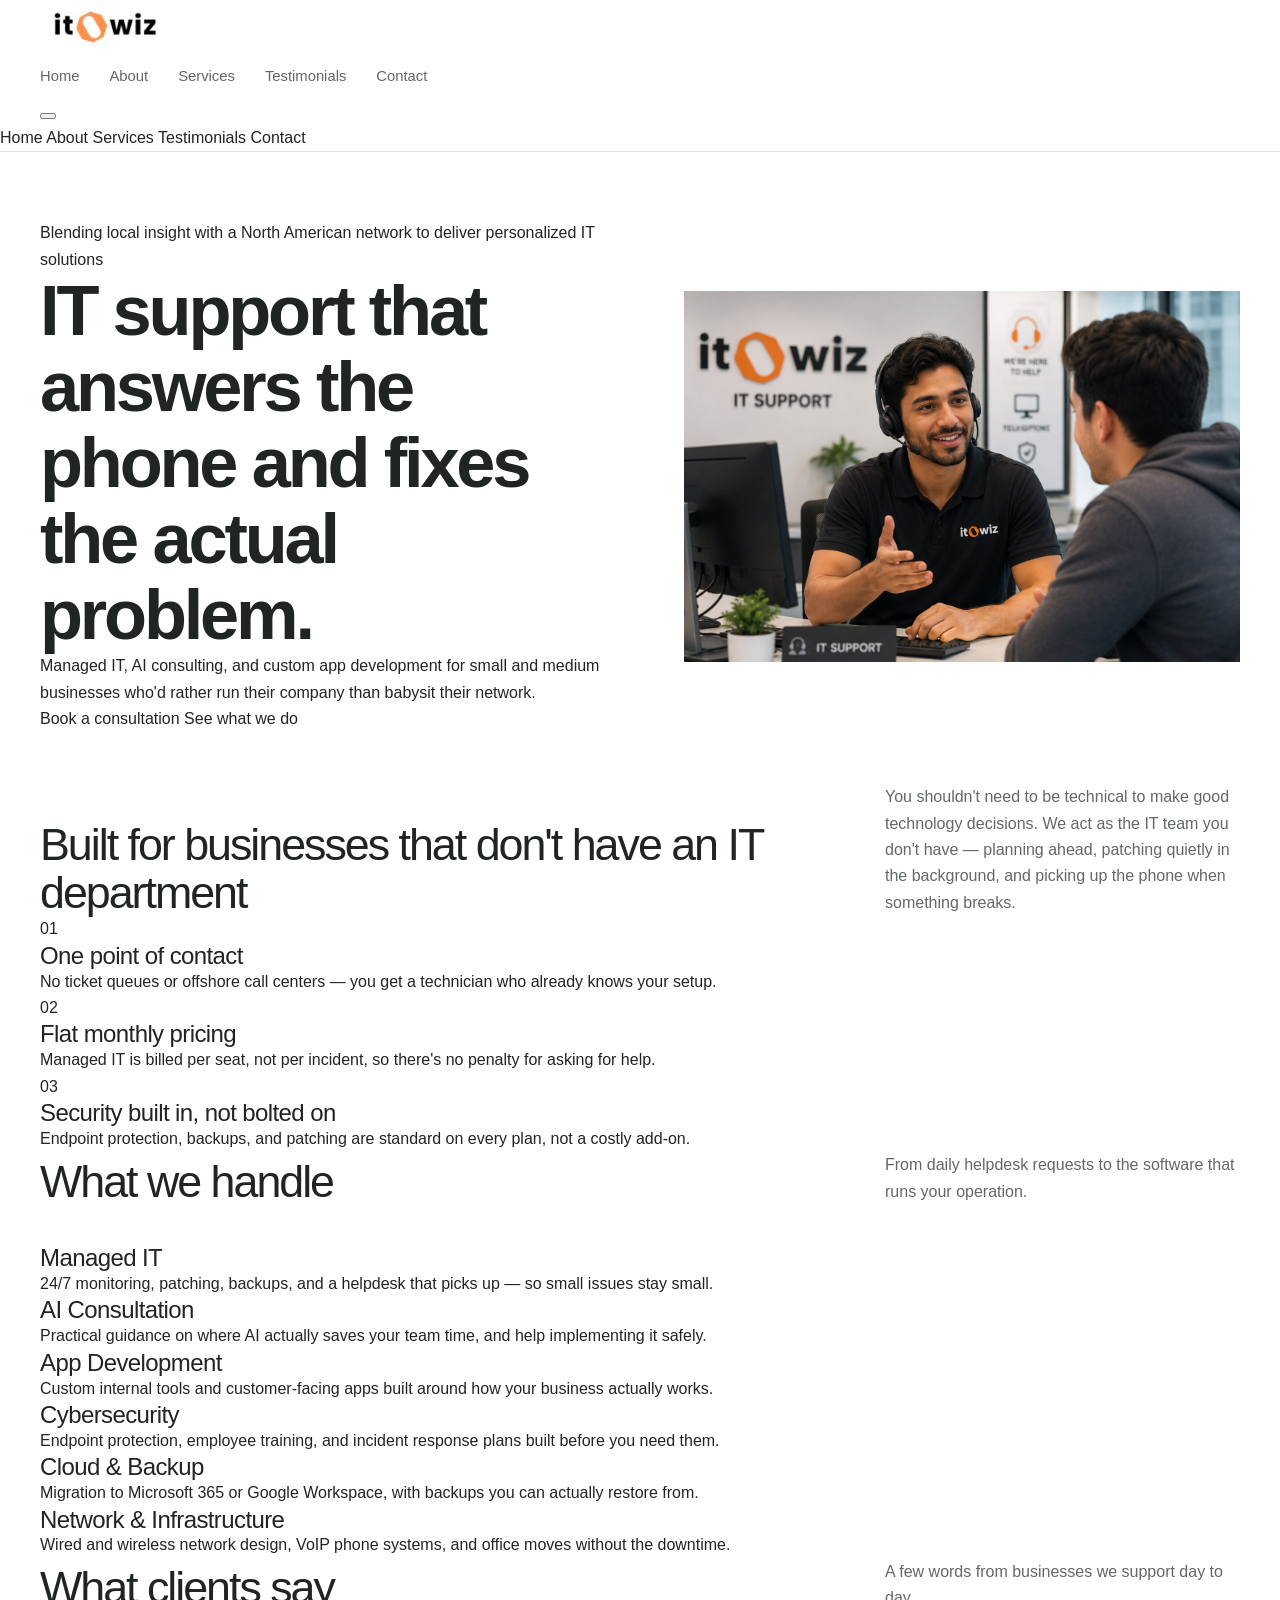
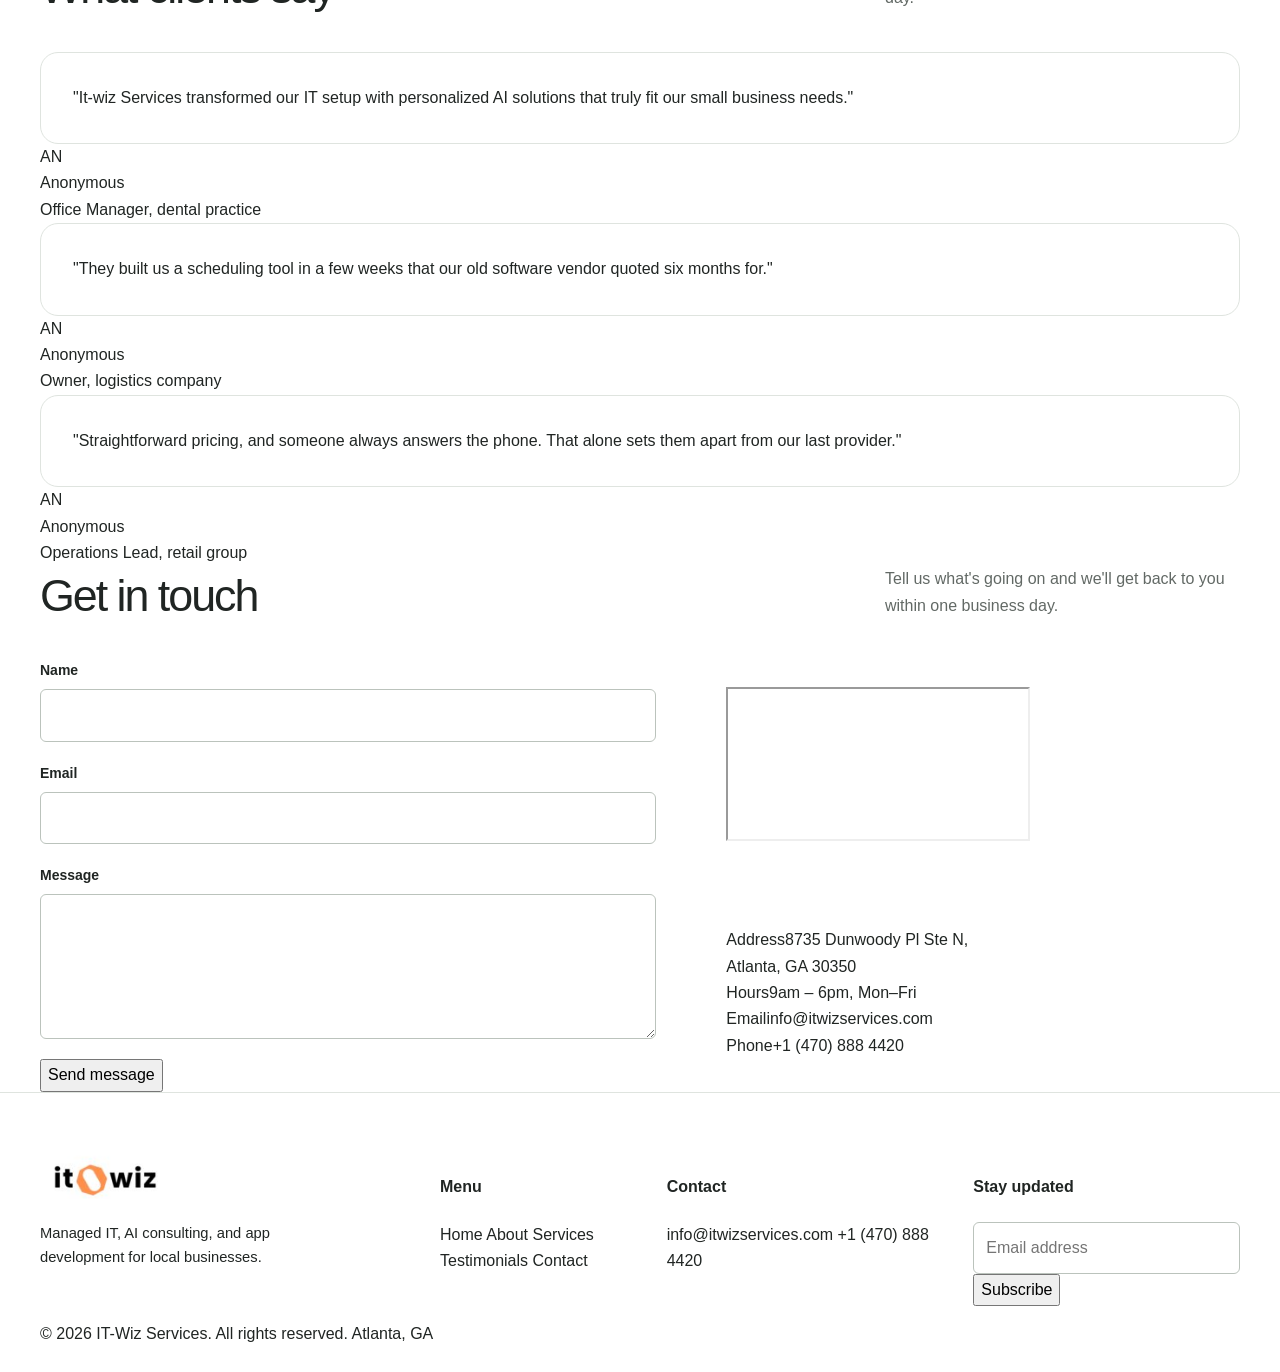
<file: index.html>
<!DOCTYPE html>
<html lang="en">
<head>
<meta charset="UTF-8" />
<meta name="viewport" content="width=device-width, initial-scale=1.0" />
<title>IT-Wiz Services</title>
<meta name="description" content="Managed IT, AI consultation, and app development for small and medium businesses in Atlanta." />
<link rel="icon" type="image/jpeg" href="images/it-wiz_logo.jpg">
<link rel="preconnect" href="https://fonts.googleapis.com">
<link rel="preconnect" href="https://fonts.gstatic.com" crossorigin>
<link href="https://fonts.googleapis.com/css2?family=Space+Grotesk:wght@400;500;600;700&family=Inter:wght@400;500;600&display=swap" rel="stylesheet">
<link rel="stylesheet" href="style.css">
</head>
<body>

<header class="site-nav">
  <div class="wrap nav-row">
    <a href="#home" class="logo"><img src="images/it-wiz_logo.jpg" alt="IT-Wiz Services"></a>
    <nav class="nav-links" id="navLinks">
      <a href="#home">Home</a>
      <a href="#about">About</a>
      <a href="#services">Services</a>
      <a href="#testimonials">Testimonials</a>
      <a href="#contact">Contact</a>
    </nav>
    <button class="nav-toggle" id="navToggle" aria-label="Toggle menu" aria-expanded="false">
      <span></span><span></span><span></span>
    </button>
  </div>
  <div class="mobile-menu hidden" id="mobileMenu">
    <a href="#home">Home</a>
    <a href="#about">About</a>
    <a href="#services">Services</a>
    <a href="#testimonials">Testimonials</a>
    <a href="#contact">Contact</a>
  </div>
</header>

<main>

  <section id="home" class="hero" style="border-top:none;">
    <div class="wrap hero-grid">
      <div>
        <span class="kicker">Blending local insight with a North American network to deliver personalized IT solutions</span>
        <h1>IT support that answers the phone and fixes the actual problem.</h1>
        <p class="hero-sub">Managed IT, AI consulting, and custom app development for small and medium businesses who'd rather run their company than babysit their network.</p>
        <div class="hero-actions">
          <a class="btn btn-primary" href="#contact">Book a consultation</a>
          <a class="btn btn-ghost" href="#services">See what we do</a>
        </div>
      </div>
      <div class="hero-panel">
        <img src="images/it-wiz-support.jpg" alt="IT-Wiz support specialist helping a client">
      </div>
    </div>
  </section>

  <section id="about">
    <div class="wrap about-grid">
      <div class="section-head" style="margin-bottom:0;">
        <h2>Built for businesses that don't have an IT department</h2>
        <p>You shouldn't need to be technical to make good technology decisions. We act as the IT team you don't have — planning ahead, patching quietly in the background, and picking up the phone when something breaks.</p>
      </div>
      <div class="about-list">
        <div class="about-item">
          <span class="mark">01</span>
          <div><h3>One point of contact</h3><p>No ticket queues or offshore call centers — you get a technician who already knows your setup.</p></div>
        </div>
        <div class="about-item">
          <span class="mark">02</span>
          <div><h3>Flat monthly pricing</h3><p>Managed IT is billed per seat, not per incident, so there's no penalty for asking for help.</p></div>
        </div>
        <div class="about-item">
          <span class="mark">03</span>
          <div><h3>Security built in, not bolted on</h3><p>Endpoint protection, backups, and patching are standard on every plan, not a costly add-on.</p></div>
        </div>
      </div>
    </div>
  </section>

  <section id="services" class="dark-section">
    <div class="wrap">
      <div class="section-head">
        <h2>What we handle</h2>
        <p>From daily helpdesk requests to the software that runs your operation.</p>
      </div>
    </div>
    <div class="wrap">
      <div class="services-grid">
        <div class="service-card">
          <h3>Managed IT</h3>
          <p>24/7 monitoring, patching, backups, and a helpdesk that picks up — so small issues stay small.</p>
        </div>
        <div class="service-card">
          <h3>AI Consultation</h3>
          <p>Practical guidance on where AI actually saves your team time, and help implementing it safely.</p>
        </div>
        <div class="service-card">
          <h3>App Development</h3>
          <p>Custom internal tools and customer-facing apps built around how your business actually works.</p>
        </div>
        <div class="service-card">
          <h3>Cybersecurity</h3>
          <p>Endpoint protection, employee training, and incident response plans built before you need them.</p>
        </div>
        <div class="service-card">
          <h3>Cloud & Backup</h3>
          <p>Migration to Microsoft 365 or Google Workspace, with backups you can actually restore from.</p>
        </div>
        <div class="service-card">
          <h3>Network & Infrastructure</h3>
          <p>Wired and wireless network design, VoIP phone systems, and office moves without the downtime.</p>
        </div>
      </div>
    </div>
  </section>

  <section id="testimonials">
    <div class="wrap">
      <div class="section-head">
        <h2>What clients say</h2>
        <p>A few words from businesses we support day to day.</p>
      </div>
      <div class="testi-grid">
        <div class="testi-card">
          <p class="quote">"It-wiz Services transformed our IT setup with personalized AI solutions that truly fit our small business needs."</p>
          <div class="testi-who">
            <div class="testi-avatar">AN</div>
            <div><div class="testi-name">Anonymous</div><div class="testi-role">Office Manager, dental practice</div></div>
          </div>
        </div>
        <div class="testi-card">
          <p class="quote">"They built us a scheduling tool in a few weeks that our old software vendor quoted six months for."</p>
          <div class="testi-who">
            <div class="testi-avatar">AN</div>
            <div><div class="testi-name">Anonymous</div><div class="testi-role">Owner, logistics company</div></div>
          </div>
        </div>
        <div class="testi-card">
          <p class="quote">"Straightforward pricing, and someone always answers the phone. That alone sets them apart from our last provider."</p>
          <div class="testi-who">
            <div class="testi-avatar">AN</div>
            <div><div class="testi-name">Anonymous</div><div class="testi-role">Operations Lead, retail group</div></div>
          </div>
        </div>
      </div>
    </div>
  </section>

  <section id="contact">
    <div class="wrap">
      <div class="section-head">
        <h2>Get in touch</h2>
        <p>Tell us what's going on and we'll get back to you within one business day.</p>
      </div>
      <div class="contact-grid">
        <form id="contactForm" novalidate>
          <div class="field">
            <label for="name">Name</label>
            <input type="text" id="name" name="name" required />
          </div>
          <div class="field">
            <label for="email">Email</label>
            <input type="email" id="email" name="email" required />
          </div>
          <div class="field">
            <label for="message">Message</label>
            <textarea id="message" name="message" required></textarea>
          </div>
          <button type="submit" class="btn btn-primary">Send message</button>
          <p class="form-msg" id="formMsg" role="status"></p>
        </form>

        <div class="info-block">
          <div class="map">
            <iframe
              src="https://www.google.com/maps?q=8735+Dunwoody+Pl+Ste+N,+Atlanta,+GA+30350&output=embed"
              loading="lazy"
              referrerpolicy="no-referrer-when-downgrade"
              title="Office location map">
            </iframe>
          </div>
          <div class="info-rows">
            <div class="info-row"><span class="k">Address</span><span class="v">8735 Dunwoody Pl Ste N,<br>Atlanta, GA 30350</span></div>
            <div class="info-row"><span class="k">Hours</span><span class="v">9am – 6pm, Mon–Fri</span></div>
            <div class="info-row"><span class="k">Email</span><span class="v">info@itwizservices.com</span></div>
            <div class="info-row"><span class="k">Phone</span><span class="v">+1 (470) 888 4420</span></div>
          </div>
        </div>
      </div>
    </div>
  </section>

</main>

<footer>
  <div class="wrap footer-grid">
    <div>
      <a href="#home" class="logo" style="color:#fff;"><img src="images/it-wiz_logo.jpg" alt="IT-Wiz Services"></a>
      <p style="margin-top:14px; color:var(--text-muted-dark); font-size:0.92rem; max-width:32ch;">Managed IT, AI consulting, and app development for local businesses.</p>
    </div>
    <div>
      <h4>Menu</h4>
      <div class="foot-links">
        <a href="#home">Home</a>
        <a href="#about">About</a>
        <a href="#services">Services</a>
        <a href="#testimonials">Testimonials</a>
        <a href="#contact">Contact</a>
      </div>
    </div>
    <div>
      <h4>Contact</h4>
      <div class="foot-links">
        <a href="mailto:info@itwizservices.com">info@itwizservices.com</a>
        <a href="tel:+14708884420">+1 (470) 888 4420</a>
      </div>
    </div>
    <div>
      <h4>Stay updated</h4>
      <form class="foot-sub" id="newsletterForm">
        <input type="email" placeholder="Email address" required aria-label="Email address" />
        <button type="submit">Subscribe</button>
      </form>
      <p class="form-msg" id="newsMsg" role="status" style="color:var(--text-muted-dark);"></p>
    </div>
  </div>
  <div class="wrap foot-bottom">
    <span>© 2026 IT-Wiz Services. All rights reserved.</span>
    <span>Atlanta, GA</span>
  </div>
</footer>

<script src="index.js"></script>

</body>
</html>
</file>
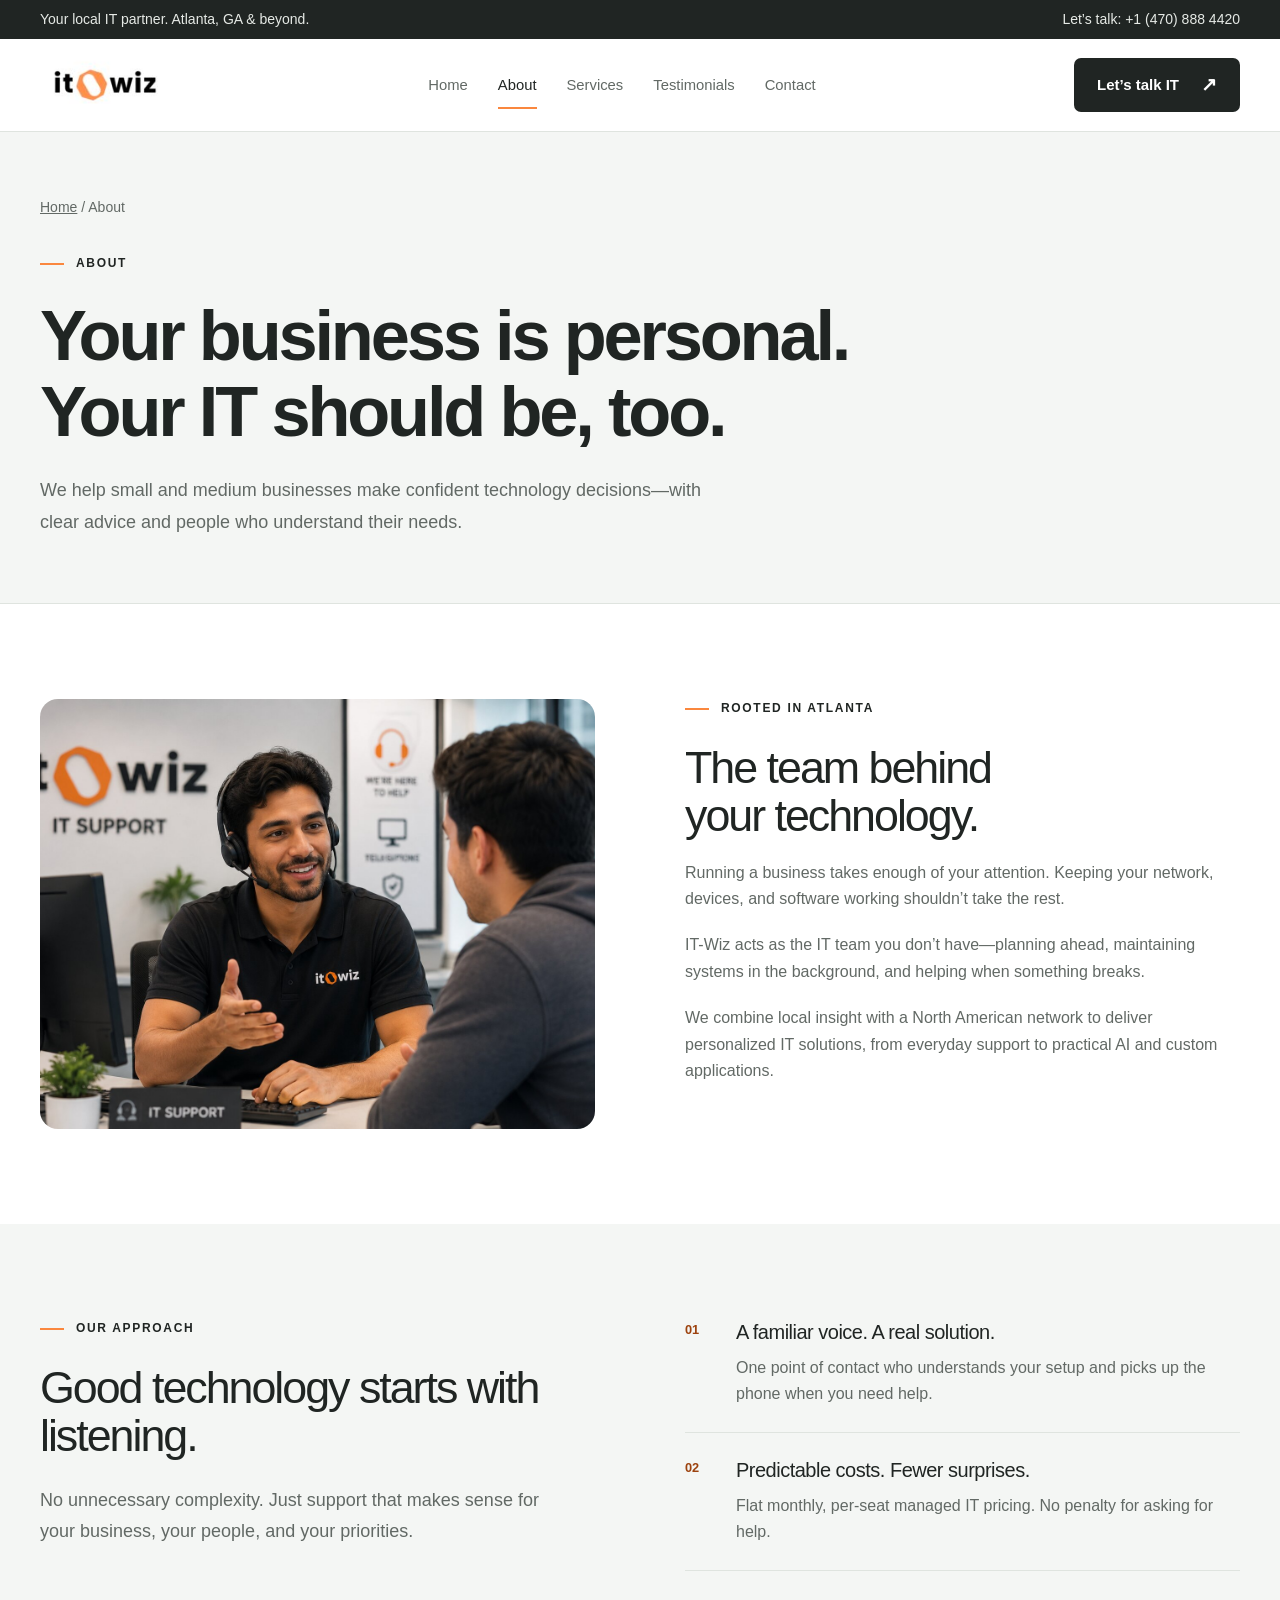
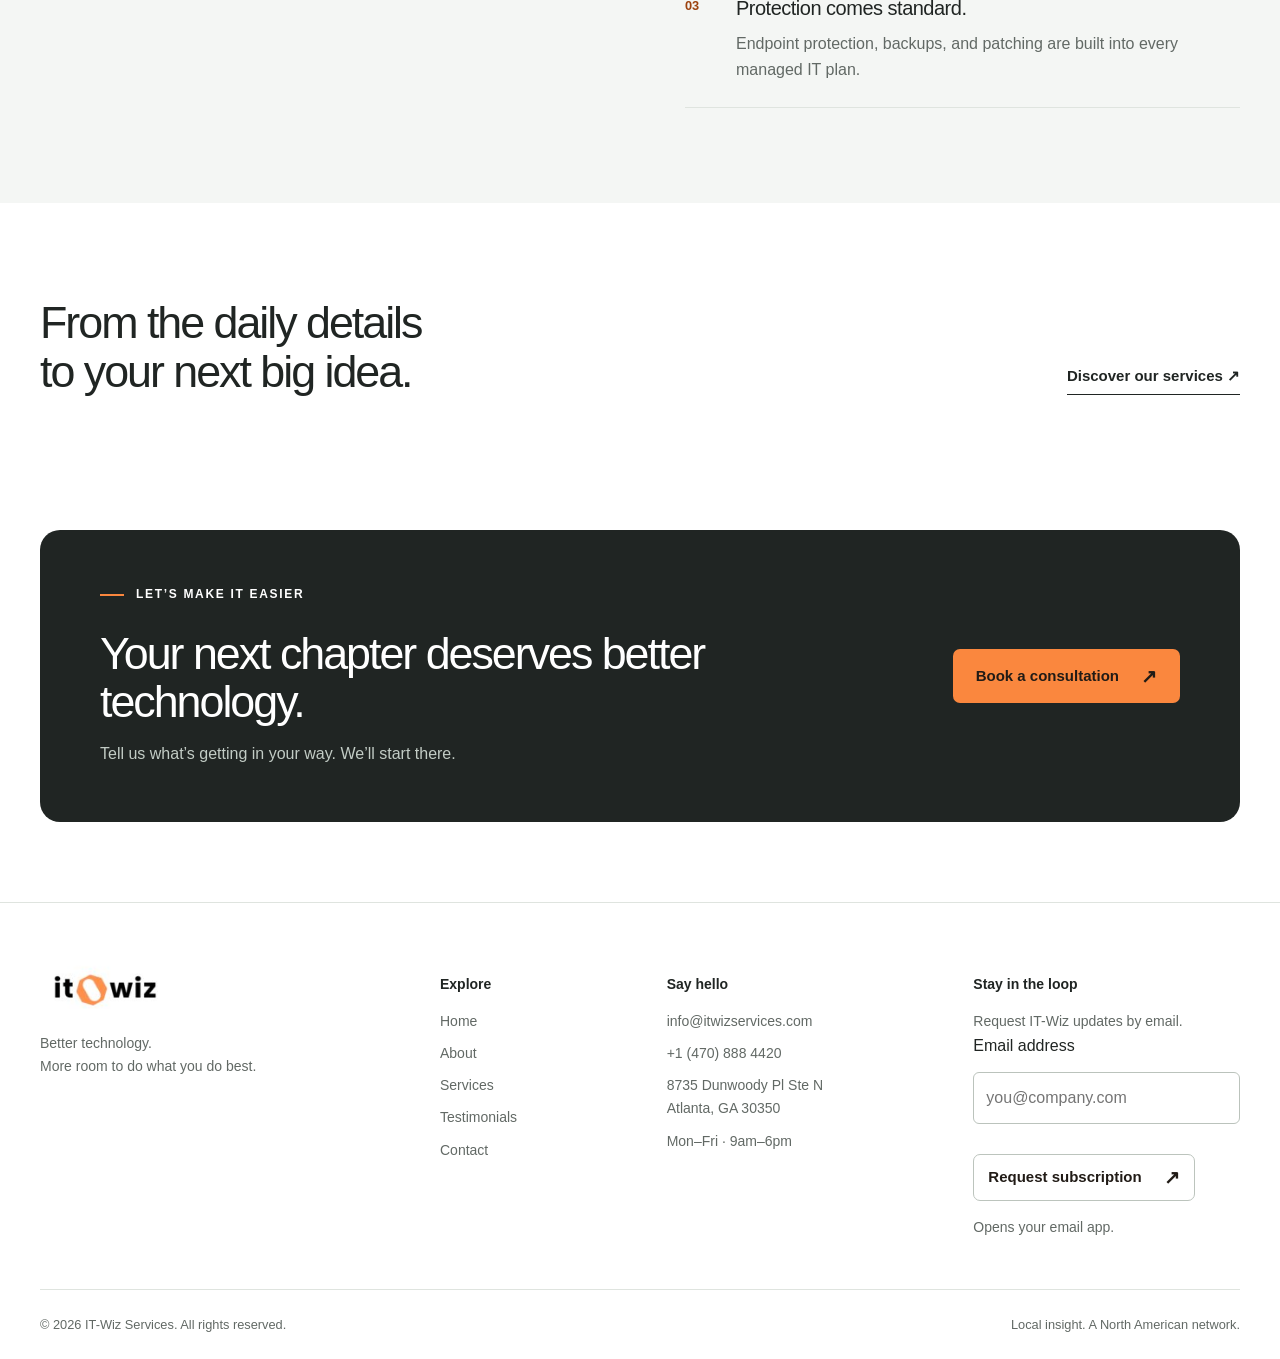
<file: about.html>
<!doctype html>
<html lang="en">
  <head>
    <meta charset="utf-8"/>
    <meta content="width=device-width,initial-scale=1" name="viewport"/>
    <title>About IT-Wiz | Your Atlanta IT partner</title>
    <meta content="People-first managed IT, AI consulting, app development, cybersecurity, and cloud services for small and medium businesses in Atlanta." name="description"/>
    <meta content="#202523" name="theme-color"/>
    <link href="images/it-wiz_logo.jpg" rel="icon" type="image/jpeg"/>
    <link href="style.css" rel="stylesheet"/>
    <script defer="" src="index.js"></script>
  </head>
  <body>
    <a class="skip" href="#main">Skip to content</a>
    <div class="topbar">
      <div class="wrap">
        <span>Your local IT partner. Atlanta, GA &amp; beyond.</span>
        <a href="tel:+14708884420">Let’s talk: +1 (470) 888 4420</a>
      </div>
    </div>
    <header>
      <div class="wrap navrow">
        <a aria-label="IT-Wiz home" class="logo" href="index.html"><img alt="IT-Wiz Services" height="130" src="images/it-wiz_logo.jpg" width="130"/></a>
        <nav aria-label="Main navigation" id="navigation">
          <a href="index.html">Home</a>
          <a aria-current="page" href="about.html">About</a>
          <a href="services.html">Services</a>
          <a href="testimonials.html">Testimonials</a>
          <a href="contact.html">Contact</a>
        </nav>
        <a class="button dark" href="contact.html">Let’s talk IT <span aria-hidden="true" class="arrow">↗</span></a>
        <button aria-controls="navigation" aria-expanded="false" aria-label="Toggle navigation" class="menu">Menu</button>
      </div>
    </header>
    <main id="main">
      <section class="page-hero">
        <div class="wrap">
          <div class="breadcrumb"><a href="index.html">Home</a> / About</div>
          <div class="eyebrow">About</div>
          <h1>Your business is personal.<br/>Your IT should be, too.</h1>
          <p class="lead">We help small and medium businesses make confident technology decisions—with clear advice and people who understand their needs.</p>
        </div>
      </section>
      <section class="section">
        <div class="wrap split">
          <img alt="Personalized support at IT-Wiz" class="about-image" height="1024" src="images/it-wiz-support.jpg" width="1536"/>
          <div class="wide-copy">
            <div class="eyebrow">Rooted in Atlanta</div>
            <h2>The team behind<br/>your technology.</h2>
            <p>Running a business takes enough of your attention. Keeping your network, devices, and software working shouldn’t take the rest.</p>
            <p>IT-Wiz acts as the IT team you don’t have—planning ahead, maintaining systems in the background, and helping when something breaks.</p>
            <p>We combine local insight with a North American network to deliver personalized IT solutions, from everyday support to practical AI and custom applications.</p>
          </div>
        </div>
      </section>
      <section class="section soft">
        <div class="wrap split">
          <div>
            <div class="eyebrow">Our approach</div>
            <h2>Good technology starts with listening.</h2>
            <p class="lead">No unnecessary complexity. Just support that makes sense for your business, your people, and your priorities.</p>
          </div>
          <div class="benefits">
            <div class="benefit">
              <span>01</span>
              <div>
                <h3>A familiar voice. A real solution.</h3>
                <p>One point of contact who understands your setup and picks up the phone when you need help.</p>
              </div>
            </div>
            <div class="benefit">
              <span>02</span>
              <div>
                <h3>Predictable costs. Fewer surprises.</h3>
                <p>Flat monthly, per-seat managed IT pricing. No penalty for asking for help.</p>
              </div>
            </div>
            <div class="benefit">
              <span>03</span>
              <div>
                <h3>Protection comes standard.</h3>
                <p>Endpoint protection, backups, and patching are built into every managed IT plan.</p>
              </div>
            </div>
          </div>
        </div>
      </section>
      <section class="section">
        <div class="wrap">
          <div class="section-head">
            <h2>From the daily details<br/>to your next big idea.</h2>
            <a class="text-link" href="services.html">Discover our services ↗</a>
          </div>
        </div>
      </section>
      <section class="pre-footer">
        <div class="wrap">
          <div class="cta">
            <div>
              <div class="eyebrow">Let’s make IT easier</div>
              <h2>Your next chapter deserves better technology.</h2>
              <p>Tell us what’s getting in your way. We’ll start there.</p>
            </div>
            <a class="button" href="contact.html">Book a consultation <span aria-hidden="true" class="arrow">↗</span></a>
          </div>
        </div>
      </section>
    </main>
    <footer>
      <div class="wrap footer-grid">
        <div>
          <a aria-label="IT-Wiz home" class="logo" href="index.html"><img alt="IT-Wiz Services" height="130" src="images/it-wiz_logo.jpg" width="130"/></a>
          <p>Better technology.<br/>More room to do what you do best.</p>
        </div>
        <div>
          <h3>Explore</h3>
          <div class="footer-links">
            <a href="index.html">Home</a>
            <a href="about.html">About</a>
            <a href="services.html">Services</a>
            <a href="testimonials.html">Testimonials</a>
            <a href="contact.html">Contact</a>
          </div>
        </div>
        <div>
          <h3>Say hello</h3>
          <div class="footer-links">
            <a href="mailto:info@itwizservices.com">info@itwizservices.com</a>
            <a href="tel:+14708884420">+1 (470) 888 4420</a>
            <span>8735 Dunwoody Pl Ste N<br/>Atlanta, GA 30350</span>
            <span>Mon–Fri · 9am–6pm</span>
          </div>
        </div>
        <div>
          <h3>Stay in the loop</h3>
          <p>Request IT-Wiz updates by email.</p>
          <form class="newsletter" id="newsletterForm">
            <label class="field" for="newsEmail"><span>Email address</span><input autocomplete="email" id="newsEmail" name="email" placeholder="you@company.com" required="" type="email"/></label>
            <button class="button outline" type="submit">Request subscription <span aria-hidden="true" class="arrow">↗</span></button>
            <p id="newsMsg" role="status">Opens your email app.</p>
          </form>
        </div>
      </div>
      <div class="wrap footer-bottom">
        <span>© 2026 IT-Wiz Services. All rights reserved.</span>
        <span>Local insight. A North American network.</span>
      </div>
    </footer>
  </body>
</html>
</file>
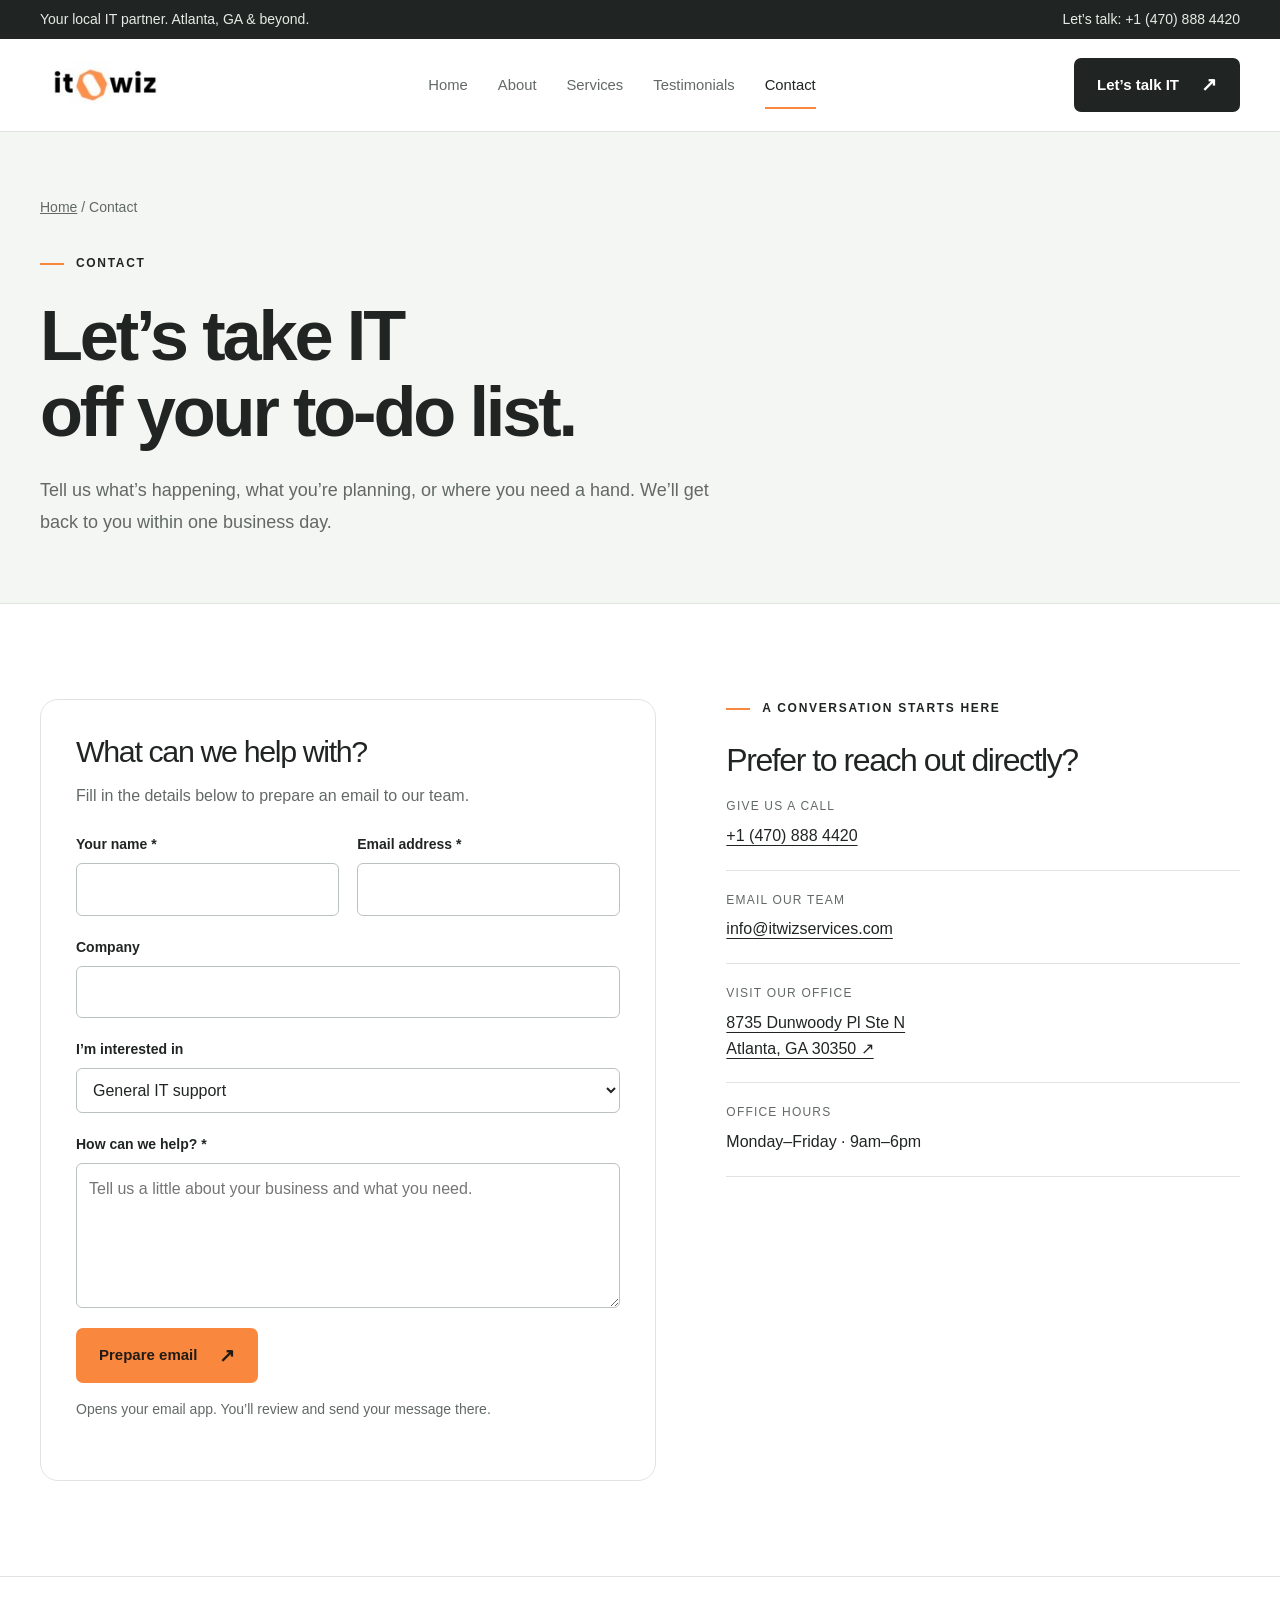
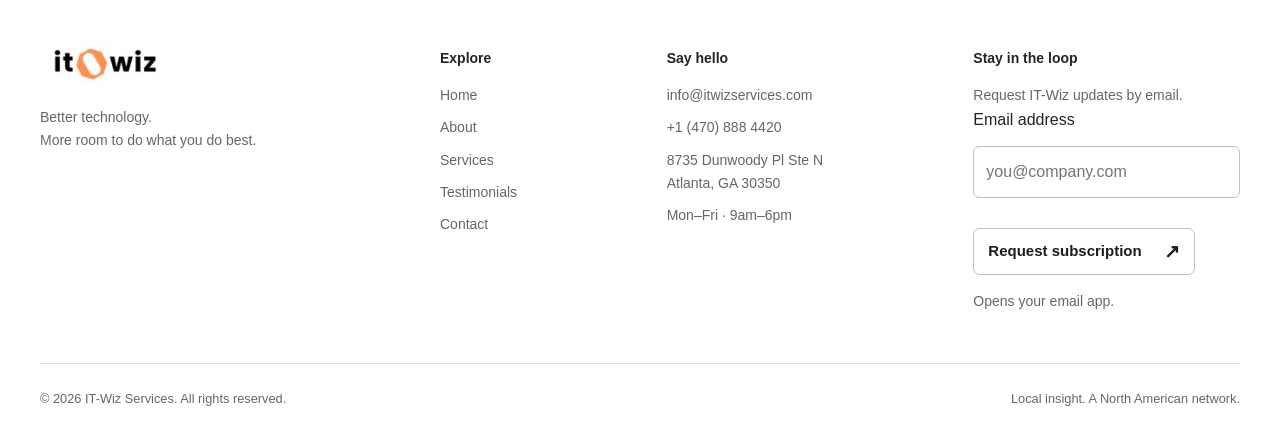
<file: contact.html>
<!doctype html>
<html lang="en">
  <head>
    <meta charset="utf-8"/>
    <meta content="width=device-width,initial-scale=1" name="viewport"/>
    <title>Contact IT-Wiz | Let’s talk IT</title>
    <meta content="People-first managed IT, AI consulting, app development, cybersecurity, and cloud services for small and medium businesses in Atlanta." name="description"/>
    <meta content="#202523" name="theme-color"/>
    <link href="images/it-wiz_logo.jpg" rel="icon" type="image/jpeg"/>
    <link href="style.css" rel="stylesheet"/>
    <script defer="" src="index.js"></script>
  </head>
  <body>
    <a class="skip" href="#main">Skip to content</a>
    <div class="topbar">
      <div class="wrap">
        <span>Your local IT partner. Atlanta, GA &amp; beyond.</span>
        <a href="tel:+14708884420">Let’s talk: +1 (470) 888 4420</a>
      </div>
    </div>
    <header>
      <div class="wrap navrow">
        <a aria-label="IT-Wiz home" class="logo" href="index.html"><img alt="IT-Wiz Services" height="130" src="images/it-wiz_logo.jpg" width="130"/></a>
        <nav aria-label="Main navigation" id="navigation">
          <a href="index.html">Home</a>
          <a href="about.html">About</a>
          <a href="services.html">Services</a>
          <a href="testimonials.html">Testimonials</a>
          <a aria-current="page" href="contact.html">Contact</a>
        </nav>
        <a class="button dark" href="contact.html">Let’s talk IT <span aria-hidden="true" class="arrow">↗</span></a>
        <button aria-controls="navigation" aria-expanded="false" aria-label="Toggle navigation" class="menu">Menu</button>
      </div>
    </header>
    <main id="main">
      <section class="page-hero">
        <div class="wrap">
          <div class="breadcrumb"><a href="index.html">Home</a> / Contact</div>
          <div class="eyebrow">Contact</div>
          <h1>Let’s take IT<br/>off your to-do list.</h1>
          <p class="lead">Tell us what’s happening, what you’re planning, or where you need a hand. We’ll get back to you within one business day.</p>
        </div>
      </section>
      <section class="section">
        <div class="wrap contact-grid">
          <form class="form-panel" id="contactForm">
            <h2>What can we help with?</h2>
            <p>Fill in the details below to prepare an email to our team.</p>
            <div class="fields">
              <div class="field">
                <label for="name">Your name *</label>
                <input autocomplete="name" id="name" maxlength="150" name="name" required=""/>
              </div>
              <div class="field">
                <label for="email">Email address *</label>
                <input autocomplete="email" id="email" maxlength="254" name="email" required="" type="email"/>
              </div>
            </div>
            <div class="field">
              <label for="company">Company</label>
              <input autocomplete="organization" id="company" maxlength="150" name="company"/>
            </div>
            <div class="field">
              <label for="service">I’m interested in</label>
              <select id="service" name="service"><option>General IT support</option><option>Managed IT</option><option>AI Consultation</option><option>App Development</option><option>Cybersecurity</option><option>Cloud &amp; Backup</option><option>Network &amp; Infrastructure</option></select>
            </div>
            <div class="field">
              <label for="message">How can we help? *</label>
              <textarea id="message" maxlength="2500" name="message" placeholder="Tell us a little about your business and what you need." required=""></textarea>
            </div>
            <button class="button" type="submit">Prepare email <span aria-hidden="true" class="arrow">↗</span></button>
            <p class="form-status" id="formMsg" role="status">Opens your email app. You’ll review and send your message there.</p>
          </form>
          <div class="contact-info">
            <div class="eyebrow">A conversation starts here</div>
            <h2>Prefer to reach out directly?</h2>
            <div class="contact-item">
              <small>Give us a call</small>
              <a href="tel:+14708884420">+1 (470) 888 4420</a>
            </div>
            <div class="contact-item">
              <small>Email our team</small>
              <a href="mailto:info@itwizservices.com">info@itwizservices.com</a>
            </div>
            <div class="contact-item">
              <small>Visit our office</small>
              <a href="https://www.google.com/maps/search/?api=1&amp;query=8735+Dunwoody+Pl+Ste+N+Atlanta+GA+30350" rel="noopener" target="_blank">8735 Dunwoody Pl Ste N<br/>Atlanta, GA 30350 ↗</a>
            </div>
            <div class="contact-item"><small>Office hours</small>Monday–Friday · 9am–6pm</div>
            <iframe class="map" loading="lazy" referrerpolicy="no-referrer-when-downgrade" src="https://www.google.com/maps?q=8735+Dunwoody+Pl+Ste+N,+Atlanta,+GA+30350&amp;output=embed" title="IT-Wiz Atlanta office location"></iframe>
          </div>
        </div>
      </section>
    </main>
    <footer>
      <div class="wrap footer-grid">
        <div>
          <a aria-label="IT-Wiz home" class="logo" href="index.html"><img alt="IT-Wiz Services" height="130" src="images/it-wiz_logo.jpg" width="130"/></a>
          <p>Better technology.<br/>More room to do what you do best.</p>
        </div>
        <div>
          <h3>Explore</h3>
          <div class="footer-links">
            <a href="index.html">Home</a>
            <a href="about.html">About</a>
            <a href="services.html">Services</a>
            <a href="testimonials.html">Testimonials</a>
            <a href="contact.html">Contact</a>
          </div>
        </div>
        <div>
          <h3>Say hello</h3>
          <div class="footer-links">
            <a href="mailto:info@itwizservices.com">info@itwizservices.com</a>
            <a href="tel:+14708884420">+1 (470) 888 4420</a>
            <span>8735 Dunwoody Pl Ste N<br/>Atlanta, GA 30350</span>
            <span>Mon–Fri · 9am–6pm</span>
          </div>
        </div>
        <div>
          <h3>Stay in the loop</h3>
          <p>Request IT-Wiz updates by email.</p>
          <form class="newsletter" id="newsletterForm">
            <label class="field" for="newsEmail"><span>Email address</span><input autocomplete="email" id="newsEmail" name="email" placeholder="you@company.com" required="" type="email"/></label>
            <button class="button outline" type="submit">Request subscription <span aria-hidden="true" class="arrow">↗</span></button>
            <p id="newsMsg" role="status">Opens your email app.</p>
          </form>
        </div>
      </div>
      <div class="wrap footer-bottom">
        <span>© 2026 IT-Wiz Services. All rights reserved.</span>
        <span>Local insight. A North American network.</span>
      </div>
    </footer>
  </body>
</html>
</file>
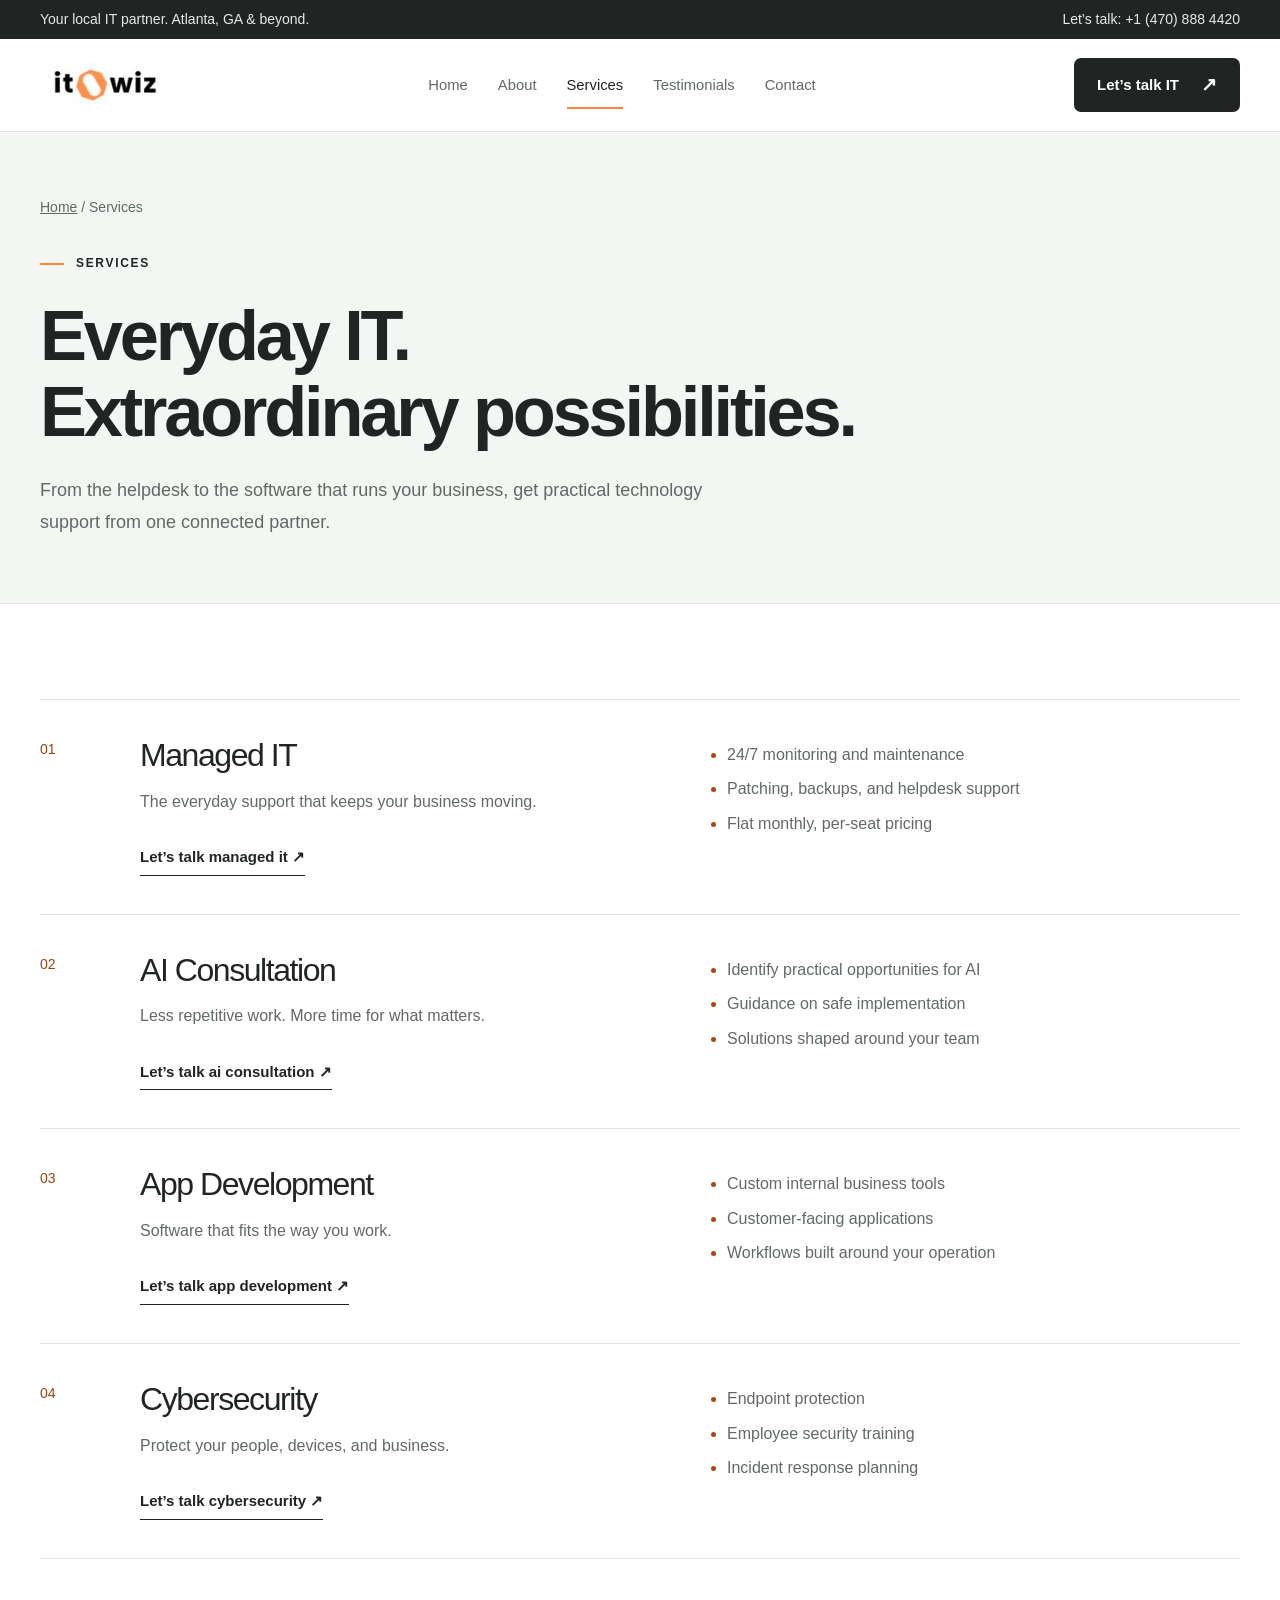
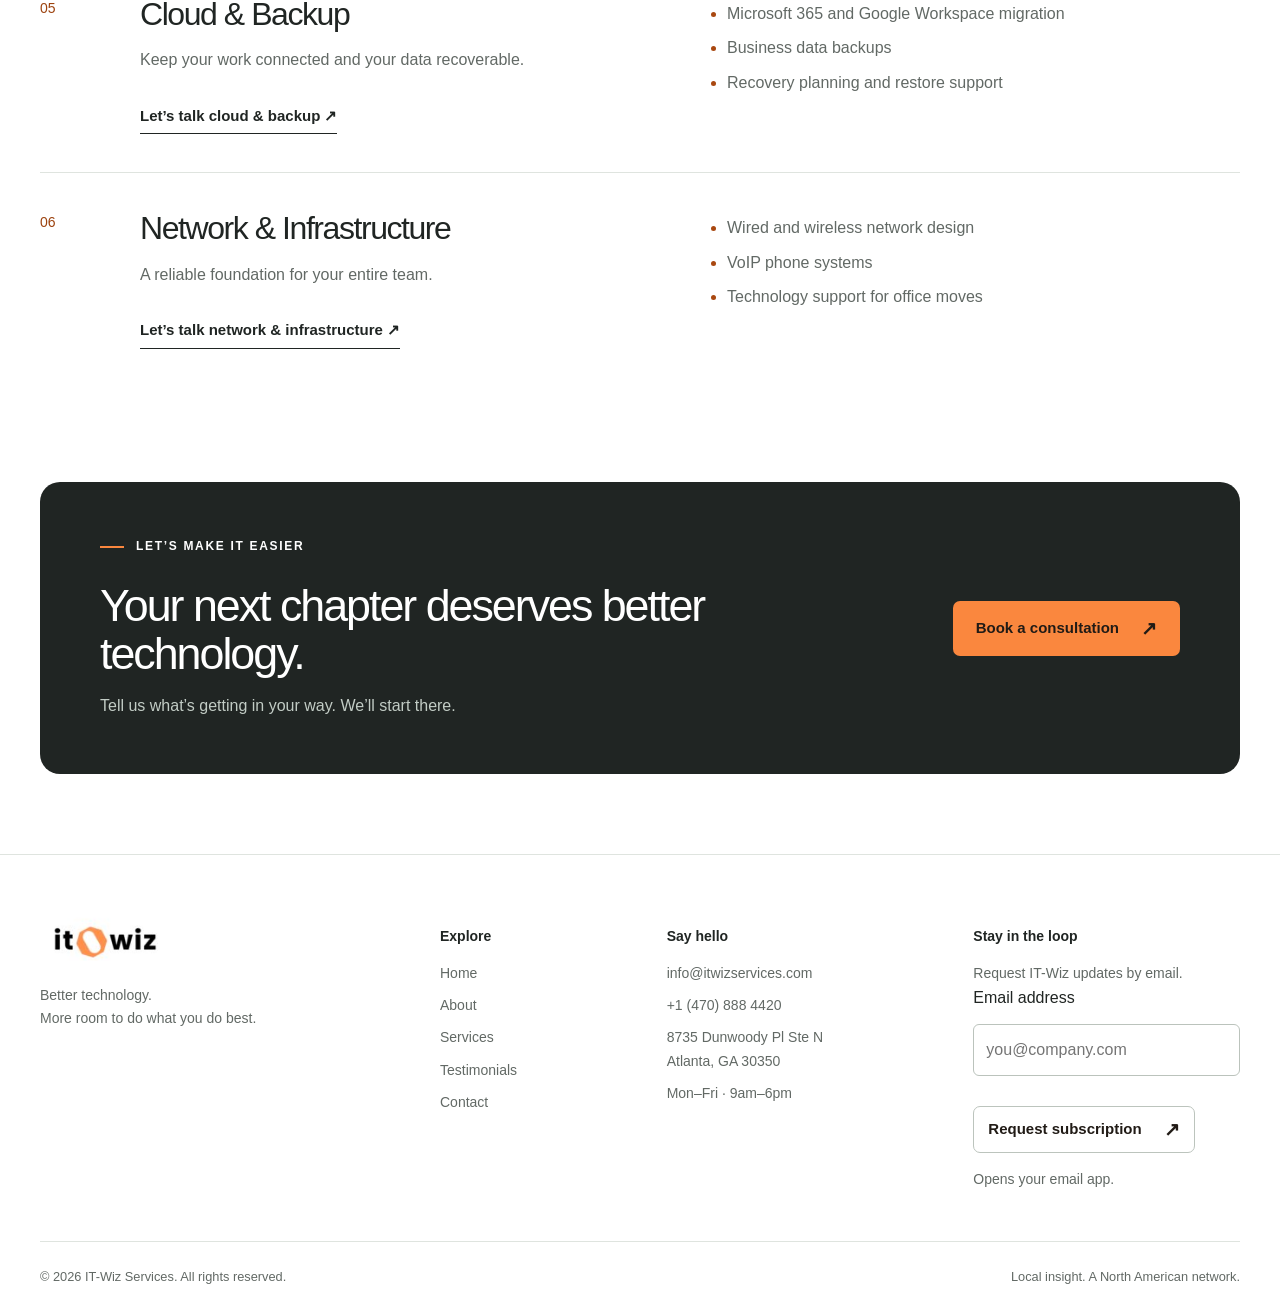
<file: services.html>
<!doctype html>
<html lang="en">
  <head>
    <meta charset="utf-8"/>
    <meta content="width=device-width,initial-scale=1" name="viewport"/>
    <title>IT Services | Managed IT, AI &amp; App Development</title>
    <meta content="People-first managed IT, AI consulting, app development, cybersecurity, and cloud services for small and medium businesses in Atlanta." name="description"/>
    <meta content="#202523" name="theme-color"/>
    <link href="images/it-wiz_logo.jpg" rel="icon" type="image/jpeg"/>
    <link href="style.css" rel="stylesheet"/>
    <script defer="" src="index.js"></script>
  </head>
  <body>
    <a class="skip" href="#main">Skip to content</a>
    <div class="topbar">
      <div class="wrap">
        <span>Your local IT partner. Atlanta, GA &amp; beyond.</span>
        <a href="tel:+14708884420">Let’s talk: +1 (470) 888 4420</a>
      </div>
    </div>
    <header>
      <div class="wrap navrow">
        <a aria-label="IT-Wiz home" class="logo" href="index.html"><img alt="IT-Wiz Services" height="130" src="images/it-wiz_logo.jpg" width="130"/></a>
        <nav aria-label="Main navigation" id="navigation">
          <a href="index.html">Home</a>
          <a href="about.html">About</a>
          <a aria-current="page" href="services.html">Services</a>
          <a href="testimonials.html">Testimonials</a>
          <a href="contact.html">Contact</a>
        </nav>
        <a class="button dark" href="contact.html">Let’s talk IT <span aria-hidden="true" class="arrow">↗</span></a>
        <button aria-controls="navigation" aria-expanded="false" aria-label="Toggle navigation" class="menu">Menu</button>
      </div>
    </header>
    <main id="main">
      <section class="page-hero">
        <div class="wrap">
          <div class="breadcrumb"><a href="index.html">Home</a> / Services</div>
          <div class="eyebrow">Services</div>
          <h1>Everyday IT.<br/>Extraordinary possibilities.</h1>
          <p class="lead">From the helpdesk to the software that runs your business, get practical technology support from one connected partner.</p>
        </div>
      </section>
      <section class="section">
        <div class="wrap">
          <article class="service-detail" id="managed-it">
            <span class="number">01</span>
            <div>
              <h2 style="font-size:2rem">Managed IT</h2>
              <p>The everyday support that keeps your business moving.</p>
              <div class="actions">
                <a class="text-link" href="contact.html?service=Managed%20IT">Let’s talk managed it ↗</a>
              </div>
            </div>
            <ul>
              <li>24/7 monitoring and maintenance</li>
              <li>Patching, backups, and helpdesk support</li>
              <li>Flat monthly, per-seat pricing</li>
            </ul>
          </article>
          <article class="service-detail" id="ai-consultation">
            <span class="number">02</span>
            <div>
              <h2 style="font-size:2rem">AI Consultation</h2>
              <p>Less repetitive work. More time for what matters.</p>
              <div class="actions">
                <a class="text-link" href="contact.html?service=AI%20Consultation">Let’s talk ai consultation ↗</a>
              </div>
            </div>
            <ul>
              <li>Identify practical opportunities for AI</li>
              <li>Guidance on safe implementation</li>
              <li>Solutions shaped around your team</li>
            </ul>
          </article>
          <article class="service-detail" id="app-development">
            <span class="number">03</span>
            <div>
              <h2 style="font-size:2rem">App Development</h2>
              <p>Software that fits the way you work.</p>
              <div class="actions">
                <a class="text-link" href="contact.html?service=App%20Development">Let’s talk app development ↗</a>
              </div>
            </div>
            <ul>
              <li>Custom internal business tools</li>
              <li>Customer-facing applications</li>
              <li>Workflows built around your operation</li>
            </ul>
          </article>
          <article class="service-detail" id="cybersecurity">
            <span class="number">04</span>
            <div>
              <h2 style="font-size:2rem">Cybersecurity</h2>
              <p>Protect your people, devices, and business.</p>
              <div class="actions">
                <a class="text-link" href="contact.html?service=Cybersecurity">Let’s talk cybersecurity ↗</a>
              </div>
            </div>
            <ul>
              <li>Endpoint protection</li>
              <li>Employee security training</li>
              <li>Incident response planning</li>
            </ul>
          </article>
          <article class="service-detail" id="cloud-backup">
            <span class="number">05</span>
            <div>
              <h2 style="font-size:2rem">Cloud &amp; Backup</h2>
              <p>Keep your work connected and your data recoverable.</p>
              <div class="actions">
                <a class="text-link" href="contact.html?service=Cloud%20%26%20Backup">Let’s talk cloud &amp; backup ↗</a>
              </div>
            </div>
            <ul>
              <li>Microsoft 365 and Google Workspace migration</li>
              <li>Business data backups</li>
              <li>Recovery planning and restore support</li>
            </ul>
          </article>
          <article class="service-detail" id="network-infrastructure">
            <span class="number">06</span>
            <div>
              <h2 style="font-size:2rem">Network &amp; Infrastructure</h2>
              <p>A reliable foundation for your entire team.</p>
              <div class="actions">
                <a class="text-link" href="contact.html?service=Network%20%26%20Infrastructure">Let’s talk network &amp; infrastructure ↗</a>
              </div>
            </div>
            <ul>
              <li>Wired and wireless network design</li>
              <li>VoIP phone systems</li>
              <li>Technology support for office moves</li>
            </ul>
          </article>
        </div>
      </section>
      <section class="pre-footer">
        <div class="wrap">
          <div class="cta">
            <div>
              <div class="eyebrow">Let’s make IT easier</div>
              <h2>Your next chapter deserves better technology.</h2>
              <p>Tell us what’s getting in your way. We’ll start there.</p>
            </div>
            <a class="button" href="contact.html">Book a consultation <span aria-hidden="true" class="arrow">↗</span></a>
          </div>
        </div>
      </section>
    </main>
    <footer>
      <div class="wrap footer-grid">
        <div>
          <a aria-label="IT-Wiz home" class="logo" href="index.html"><img alt="IT-Wiz Services" height="130" src="images/it-wiz_logo.jpg" width="130"/></a>
          <p>Better technology.<br/>More room to do what you do best.</p>
        </div>
        <div>
          <h3>Explore</h3>
          <div class="footer-links">
            <a href="index.html">Home</a>
            <a href="about.html">About</a>
            <a href="services.html">Services</a>
            <a href="testimonials.html">Testimonials</a>
            <a href="contact.html">Contact</a>
          </div>
        </div>
        <div>
          <h3>Say hello</h3>
          <div class="footer-links">
            <a href="mailto:info@itwizservices.com">info@itwizservices.com</a>
            <a href="tel:+14708884420">+1 (470) 888 4420</a>
            <span>8735 Dunwoody Pl Ste N<br/>Atlanta, GA 30350</span>
            <span>Mon–Fri · 9am–6pm</span>
          </div>
        </div>
        <div>
          <h3>Stay in the loop</h3>
          <p>Request IT-Wiz updates by email.</p>
          <form class="newsletter" id="newsletterForm">
            <label class="field" for="newsEmail"><span>Email address</span><input autocomplete="email" id="newsEmail" name="email" placeholder="you@company.com" required="" type="email"/></label>
            <button class="button outline" type="submit">Request subscription <span aria-hidden="true" class="arrow">↗</span></button>
            <p id="newsMsg" role="status">Opens your email app.</p>
          </form>
        </div>
      </div>
      <div class="wrap footer-bottom">
        <span>© 2026 IT-Wiz Services. All rights reserved.</span>
        <span>Local insight. A North American network.</span>
      </div>
    </footer>
  </body>
</html>
</file>
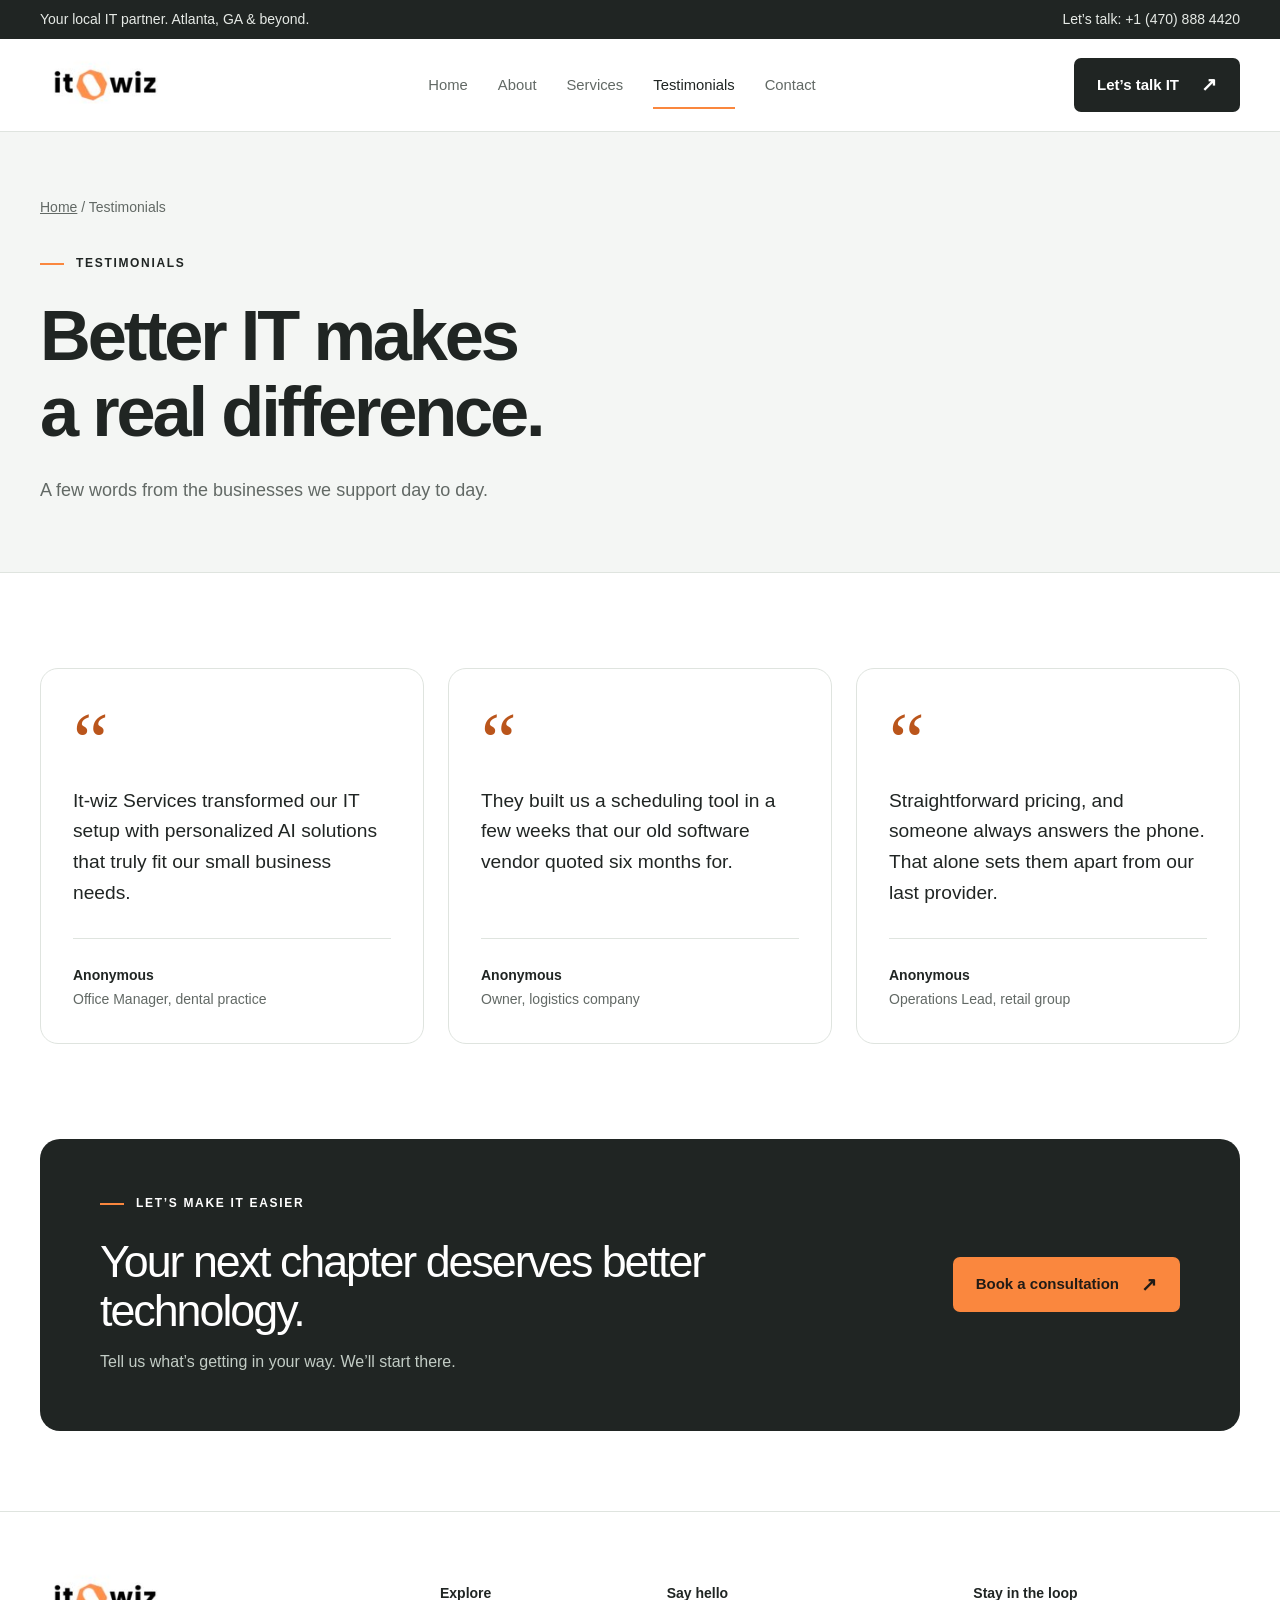
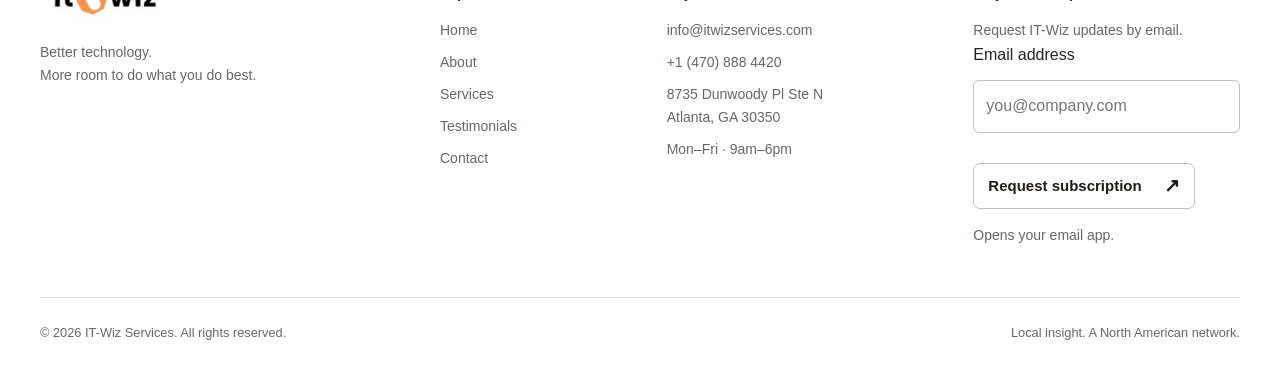
<file: testimonials.html>
<!doctype html>
<html lang="en">
  <head>
    <meta charset="utf-8"/>
    <meta content="width=device-width,initial-scale=1" name="viewport"/>
    <title>Client Testimonials | IT-Wiz Services</title>
    <meta content="People-first managed IT, AI consulting, app development, cybersecurity, and cloud services for small and medium businesses in Atlanta." name="description"/>
    <meta content="#202523" name="theme-color"/>
    <link href="images/it-wiz_logo.jpg" rel="icon" type="image/jpeg"/>
    <link href="style.css" rel="stylesheet"/>
    <script defer="" src="index.js"></script>
  </head>
  <body>
    <a class="skip" href="#main">Skip to content</a>
    <div class="topbar">
      <div class="wrap">
        <span>Your local IT partner. Atlanta, GA &amp; beyond.</span>
        <a href="tel:+14708884420">Let’s talk: +1 (470) 888 4420</a>
      </div>
    </div>
    <header>
      <div class="wrap navrow">
        <a aria-label="IT-Wiz home" class="logo" href="index.html"><img alt="IT-Wiz Services" height="130" src="images/it-wiz_logo.jpg" width="130"/></a>
        <nav aria-label="Main navigation" id="navigation">
          <a href="index.html">Home</a>
          <a href="about.html">About</a>
          <a href="services.html">Services</a>
          <a aria-current="page" href="testimonials.html">Testimonials</a>
          <a href="contact.html">Contact</a>
        </nav>
        <a class="button dark" href="contact.html">Let’s talk IT <span aria-hidden="true" class="arrow">↗</span></a>
        <button aria-controls="navigation" aria-expanded="false" aria-label="Toggle navigation" class="menu">Menu</button>
      </div>
    </header>
    <main id="main">
      <section class="page-hero">
        <div class="wrap">
          <div class="breadcrumb"><a href="index.html">Home</a> / Testimonials</div>
          <div class="eyebrow">Testimonials</div>
          <h1>Better IT makes<br/>a real difference.</h1>
          <p class="lead">A few words from the businesses we support day to day.</p>
        </div>
      </section>
      <section class="section">
        <div class="wrap quotes">
          <figure class="quote">
            <span aria-hidden="true" class="quote-mark">“</span>
            <blockquote>It-wiz Services transformed our IT setup with personalized AI solutions that truly fit our small business needs.</blockquote>
            <figcaption><strong>Anonymous</strong>Office Manager, dental practice</figcaption>
          </figure>
          <figure class="quote">
            <span aria-hidden="true" class="quote-mark">“</span>
            <blockquote>They built us a scheduling tool in a few weeks that our old software vendor quoted six months for.</blockquote>
            <figcaption><strong>Anonymous</strong>Owner, logistics company</figcaption>
          </figure>
          <figure class="quote">
            <span aria-hidden="true" class="quote-mark">“</span>
            <blockquote>Straightforward pricing, and someone always answers the phone. That alone sets them apart from our last provider.</blockquote>
            <figcaption><strong>Anonymous</strong>Operations Lead, retail group</figcaption>
          </figure>
        </div>
      </section>
      <section class="pre-footer">
        <div class="wrap">
          <div class="cta">
            <div>
              <div class="eyebrow">Let’s make IT easier</div>
              <h2>Your next chapter deserves better technology.</h2>
              <p>Tell us what’s getting in your way. We’ll start there.</p>
            </div>
            <a class="button" href="contact.html">Book a consultation <span aria-hidden="true" class="arrow">↗</span></a>
          </div>
        </div>
      </section>
    </main>
    <footer>
      <div class="wrap footer-grid">
        <div>
          <a aria-label="IT-Wiz home" class="logo" href="index.html"><img alt="IT-Wiz Services" height="130" src="images/it-wiz_logo.jpg" width="130"/></a>
          <p>Better technology.<br/>More room to do what you do best.</p>
        </div>
        <div>
          <h3>Explore</h3>
          <div class="footer-links">
            <a href="index.html">Home</a>
            <a href="about.html">About</a>
            <a href="services.html">Services</a>
            <a href="testimonials.html">Testimonials</a>
            <a href="contact.html">Contact</a>
          </div>
        </div>
        <div>
          <h3>Say hello</h3>
          <div class="footer-links">
            <a href="mailto:info@itwizservices.com">info@itwizservices.com</a>
            <a href="tel:+14708884420">+1 (470) 888 4420</a>
            <span>8735 Dunwoody Pl Ste N<br/>Atlanta, GA 30350</span>
            <span>Mon–Fri · 9am–6pm</span>
          </div>
        </div>
        <div>
          <h3>Stay in the loop</h3>
          <p>Request IT-Wiz updates by email.</p>
          <form class="newsletter" id="newsletterForm">
            <label class="field" for="newsEmail"><span>Email address</span><input autocomplete="email" id="newsEmail" name="email" placeholder="you@company.com" required="" type="email"/></label>
            <button class="button outline" type="submit">Request subscription <span aria-hidden="true" class="arrow">↗</span></button>
            <p id="newsMsg" role="status">Opens your email app.</p>
          </form>
        </div>
      </div>
      <div class="wrap footer-bottom">
        <span>© 2026 IT-Wiz Services. All rights reserved.</span>
        <span>Local insight. A North American network.</span>
      </div>
    </footer>
  </body>
</html>
</file>
<file: style.css>
/* Colors and shared settings */
:root {
  --ink: #202523;
  --muted: #626965;
  --orange: #fa873e;
  --paper: #fff;
  --soft: #f4f6f4;
  --line: #dfe4df;
  --radius: 18px;
}

/* Base styles */
* {
  box-sizing: border-box;
}

html {
  scroll-behavior: smooth;
  scroll-padding-top: 110px;
}

body {
  margin: 0;
  color: var(--ink);
  background: var(--paper);
  font-family: Arial, Helvetica, sans-serif;
  font-size: 16px;
  line-height: 1.65;
}

h1, h2, h3, p {
  margin: 0;
}

h1, h2, h3 {
  line-height: 1.08;
  letter-spacing: -.045em;
}

h1 {
  font-size: clamp(3rem, 5.5vw, 5.25rem);
  font-weight: 600;
}

h2 {
  font-size: clamp(2.1rem, 3.5vw, 3.5rem);
  font-weight: 500;
}

h3 {
  font-size: 1.5rem;
  font-weight: 500;
  letter-spacing: -.025em;
}

a {
  color: inherit;
  text-decoration: none;
}

button, input, textarea, select {
  font: inherit;
}

button, a, input, textarea, select {
  -webkit-tap-highlight-color: transparent;
}

a: focus-visible, button:focus-visible, input:focus-visible, textarea:focus-visible, select:focus-visible {
  outline: 3px solid #b64b08;
  outline-offset: 5px;
}

img {
  display: block;
  max-width: 100%;
}

.wrap {
  width: min(1240px, calc(100% - 80px));
  margin: auto;
}

/* Header and navigation */
.topbar {
  background: var(--ink);
  color: #e6eae6;
  font-size: .875rem;
}

.topbar .wrap {
  display: flex;
  justify-content: space-between;
  padding: 8px 0;
}

.topbar a:hover {
  text-decoration: underline;
}

header {
  position: sticky;
  top: 0;
  z-index: 20;
  background: #fff;
  border-bottom: 1px solid var(--line);
}

.navrow {
  height: 92px;
  display: flex;
  align-items: center;
  justify-content: space-between;
  gap: 24px;
}

.logo {
  display: block;
  width: 130px;
  height: 54px;
  overflow: hidden;
  flex-shrink: 0;
}

.logo img {
  width: 130px;
  height: 130px;
  max-width: none;
  transform: translateY(-38px);
}

nav {
  display: flex;
  gap: 30px;
  align-items: center;
}

nav a {
  font-size: .925rem;
  color: var(--muted);
  padding: 10px 0;
}

nav a:hover, nav a[aria-current] {
  color: var(--ink);
}

nav a[aria-current] {
  box-shadow: 0 2px var(--orange);
}

.button {
  display: inline-flex;
  justify-content: center;
  align-items: center;
  gap: 22px;
  border: 1px solid transparent;
  border-radius: 7px;
  background: var(--orange);
  color: #211b16;
  padding: 14px 22px;
  font-weight: 600;
  font-size: .9375rem;
  cursor: pointer;
  transition: background .2s, transform .2s;
}

.button:hover {
  background: #ff9d62;
  transform: translateY(-2px);
}

.button.dark {
  background: var(--ink);
  color: white;
}

.button.dark:hover {
  background: #39433d;
}

.button.outline {
  border-color: #bcc4bd;
  background: transparent;
}

.button.outline:hover {
  background: #eef1ed;
}

.arrow {
  font-size: 1.2rem;
  line-height: 1;
}

.menu {
  display: none;
}

.eyebrow {
  display: flex;
  align-items: center;
  gap: 12px;
  text-transform: uppercase;
  letter-spacing: .14em;
  font-size: .75rem;
  font-weight: 700;
  margin-bottom: 24px;
}

.eyebrow:before {
  content: '';
  width: 24px;
  height: 2px;
  background: var(--orange);
}

/* Homepage */
.hero {
  padding: 68px 0 52px;
}

.hero-grid {
  display: grid;
  grid-template-columns: 1.04fr 1fr;
  gap: 65px;
  align-items: center;
}

.hero h1 span {
  color: #a94810;
}

.lead {
  font-size: 1.125rem;
  color: var(--muted);
  max-width: 530px;
  margin-top: 25px;
  line-height: 1.75;
}

.actions {
  display: flex;
  gap: 14px;
  flex-wrap: wrap;
  margin-top: 30px;
}

.hero-photo {
  position: relative;
  padding-bottom: 42px;
}

.hero-photo>img {
  height: 535px;
  width: 100%;
  object-fit: cover;
  object-position: 46% center;
  border-radius: 110px 18px 18px 18px;
}

.photo-note {
  position: absolute;
  bottom: 0;
  left: 24px;
  right: 24px;
  background: var(--ink);
  color: white;
  border-radius: 12px;
  padding: 22px 25px;
  display: flex;
  gap: 18px;
  align-items: center;
}

.photo-note svg {
  color: var(--orange);
  width: 35px;
  height: 35px;
  flex-shrink: 0;
}

.photo-note strong {
  font-size: 1rem;
  display: block;
}

.photo-note small {
  color: #c0c9c2;
  font-size: .875rem;
}

.micro {
  font-size: .875rem;
  color: var(--muted);
  margin-top: 23px;
}

.micro b {
  color: #9c420e;
  margin-right: 7px;
}

.strip {
  display: grid;
  grid-template-columns: repeat(3, 1fr);
  border-top: 1px solid var(--line);
  border-bottom: 1px solid var(--line);
  padding: 24px 0;
  gap: 25px;
}

.strip div {
  display: flex;
  align-items: center;
  gap: 14px;
  justify-content: center;
  font-size: .925rem;
}

.strip div+div {
  border-left: 1px solid var(--line);
}

.strip svg {
  height: 23px;
  width: 23px;
  color: #a94810;
}

/* Shared sections and service cards */
.section {
  padding: 95px 0;
}

.section.soft {
  background: var(--soft);
}

.section-head {
  display: flex;
  align-items: end;
  justify-content: space-between;
  gap: 35px;
  margin-bottom: 40px;
}

.section-head p {
  max-width: 355px;
  color: var(--muted);
}

.text-link {
  font-weight: 600;
  border-bottom: 1px solid;
  padding-bottom: 5px;
  font-size: .9375rem;
  white-space: nowrap;
}

.text-link:hover {
  color: #a94810;
}

.cards {
  display: grid;
  grid-template-columns: repeat(3, 1fr);
  gap: 20px;
}

.card {
  padding: 32px;
  border: 1px solid var(--line);
  background: white;
  border-radius: var(--radius);
  display: flex;
  flex-direction: column;
  align-items: start;
}

.card .icon {
  width: 48px;
  height: 48px;
  display: grid;
  place-items: center;
  border-radius: 12px;
  background: #fff0e5;
  color: #a94810;
  margin-bottom: 38px;
}

.icon svg {
  width: 25px;
  height: 25px;
}

.card p {
  color: var(--muted);
  margin: 16px 0 25px;
}

.card .text-link {
  margin-top: auto;
}

.card:hover {
  border-color: #b3beb4;
}

.split {
  display: grid;
  grid-template-columns: 1fr 1fr;
  gap: 90px;
  align-items: start;
}

.benefits {
  margin: 0;
}

.benefit {
  padding: 24px 0;
  border-bottom: 1px solid var(--line);
  display: grid;
  grid-template-columns: 35px 1fr;
  gap: 16px;
}

.benefit:first-child {
  padding-top: 0;
}

.benefit>span {
  font-size: .8rem;
  color: #9c420e;
  font-weight: 700;
}

.benefit h3 {
  font-size: 1.25rem;
  line-height: 1.3;
}

.benefit p {
  color: var(--muted);
  margin-top: 10px;
}

/* Consultation banner */
.cta {
  background: var(--ink);
  color: white;
  border-radius: 20px;
  padding: 55px 60px;
  display: flex;
  align-items: center;
  justify-content: space-between;
  gap: 45px;
}

.cta h2 {
  max-width: 650px;
}

.cta p {
  color: #c2ccc5;
  margin-top: 15px;
}

.cta .button {
  flex-shrink: 0;
}

.pre-footer {
  padding: 0 0 80px;
}

/* Footer */
footer {
  border-top: 1px solid var(--line);
  padding: 60px 0 24px;
}

.footer-grid {
  display: grid;
  grid-template-columns: 1.35fr .7fr 1fr 1fr;
  gap: 40px;
}

.footer-grid p {
  font-size: .875rem;
  color: var(--muted);
  max-width: 250px;
  margin-top: 15px;
}

.footer-grid h3 {
  font-size: .875rem;
  letter-spacing: 0;
  font-weight: 700;
  margin: 14px 0 18px;
}

.footer-links {
  display: flex;
  flex-direction: column;
  gap: 9px;
  font-size: .875rem;
  color: var(--muted);
}

.footer-links a:hover {
  text-decoration: underline;
  color: var(--ink);
}

.footer-bottom {
  display: flex;
  justify-content: space-between;
  border-top: 1px solid var(--line);
  padding-top: 24px;
  margin-top: 50px;
  font-size: .8rem;
  color: var(--muted);
}

/* Inner pages */
.page-hero {
  padding: 64px 0 65px;
  background: var(--soft);
  border-bottom: 1px solid var(--line);
}

.page-hero h1 {
  max-width: 860px;
}

.breadcrumb {
  font-size: .875rem;
  color: var(--muted);
  margin-bottom: 35px;
}

.breadcrumb a {
  text-decoration: underline;
}

.page-hero .lead {
  max-width: 680px;
}

.service-detail {
  padding: 38px 0;
  border-top: 1px solid var(--line);
  display: grid;
  grid-template-columns: 70px 1fr 1fr;
  gap: 30px;
  scroll-margin-top: 110px;
}

.service-detail .number {
  color: #9c420e;
  font-size: .875rem;
}

.service-detail p {
  color: var(--muted);
  margin-top: 16px;
}

.service-detail ul {
  margin: 0;
  padding-left: 22px;
  color: var(--muted);
}

.service-detail li {
  padding: 4px 0;
}

.service-detail li::marker {
  color: #a94810;
}

.about-image {
  border-radius: 18px;
  width: 100%;
  height: 430px;
  object-fit: cover;
}

.quotes {
  display: grid;
  grid-template-columns: repeat(3, 1fr);
  gap: 24px;
}

.quote {
  margin: 0;
  border: 1px solid var(--line);
  padding: 32px;
  border-radius: 18px;
  display: flex;
  flex-direction: column;
}

.quote-mark {
  font-family: Georgia, serif;
  font-size: 5rem;
  line-height: 1;
  color: #ba551b;
}

.quote blockquote {
  margin: 5px 0 30px;
  font-size: 1.2rem;
  line-height: 1.6;
}

.quote figcaption {
  margin-top: auto;
  padding-top: 25px;
  border-top: 1px solid var(--line);
  font-size: .875rem;
  color: var(--muted);
}

.quote figcaption strong {
  display: block;
  color: var(--ink);
}

/* Contact form */
.contact-grid {
  display: grid;
  grid-template-columns: 1.2fr 1fr;
  gap: 70px;
}

.form-panel {
  border: 1px solid var(--line);
  border-radius: 18px;
  padding: 35px;
}

.form-panel h2 {
  font-size: 1.9rem;
}

.form-panel>p {
  color: var(--muted);
  margin: 15px 0 24px;
}

.fields {
  display: grid;
  grid-template-columns: 1fr 1fr;
  gap: 18px;
}

.field {
  display: flex;
  flex-direction: column;
  gap: 7px;
  margin-bottom: 20px;
}

.field label {
  font-size: .875rem;
  font-weight: 600;
}

input, textarea, select {
  width: 100%;
  min-width: 0;
  border: 1px solid #bbc3bc;
  border-radius: 6px;
  background: white;
  padding: 12px;
  color: var(--ink);
}

textarea {
  min-height: 145px;
  resize: vertical;
}

.form-status {
  font-size: .875rem;
  color: var(--muted);
  margin-top: 15px;
}

.contact-info h2 {
  font-size: 2rem;
}

.contact-item {
  padding: 20px 0;
  border-bottom: 1px solid var(--line);
}

.contact-item small {
  display: block;
  text-transform: uppercase;
  letter-spacing: .1em;
  color: var(--muted);
  font-size: .75rem;
  margin-bottom: 6px;
}

.contact-item a {
  text-decoration: underline;
  text-underline-offset: 4px;
  overflow-wrap: anywhere;
}

.map {
  width: 100%;
  height: 240px;
  border: 0;
  border-radius: 12px;
  margin-top: 28px;
}

.newsletter input {
  margin: 5px 0 10px;
}

.newsletter .button {
  padding: 10px 14px;
}

.skip {
  position: absolute;
  left: 12px;
  top: -100px;
  background: white;
  padding: 10px;
  z-index: 100;
}

.skip:focus {
  top: 12px;
}

svg {
  fill: none;
  stroke: currentColor;
  stroke-width: 1.6;
  stroke-linecap: round;
  stroke-linejoin: round;
}

.wide-copy {
  max-width: 720px;
}

.wide-copy p {
  margin-top: 20px;
  color: var(--muted);
}

/* Responsive layouts */
@media(min-width:1500px) {
  .hero {
    padding-top: 85px;
    padding-bottom: 70px;
  }

}

@media(max-width:1050px) {
  .wrap {
    width: calc(100% - 48px);
  }

  nav {
    gap: 18px;
  }

  .navrow>.button {
    display: none;
  }

  .hero-grid {
    gap: 30px;
  }

  .hero-photo>img {
    height: 480px;
  }

  .cards, .quotes {
    gap: 14px;
  }

  .card {
    padding: 24px;
  }

  .split {
    gap: 40px;
  }

  .footer-grid {
    grid-template-columns: 1fr 1fr;
  }

  .contact-grid {
    gap: 35px;
  }

}

@media(max-width:740px) {
  .wrap {
    width: calc(100% - 40px);
  }

  .topbar .wrap>span {
    display: none;
  }

  .topbar .wrap {
    justify-content: center;
  }

  .navrow {
    height: 76px;
  }

  .menu {
    display: block;
    padding: 9px 13px;
    border: 1px solid var(--line);
    border-radius: 5px;
    background: white;
    cursor: pointer;
  }

  .navrow nav {
    display: none;
    position: absolute;
    top: 76px;
    left: 0;
    right: 0;
    background: white;
    padding: 20px;
    box-shadow: 0 15px 20px #20252312;
    flex-direction: column;
    align-items: stretch;
    gap: 5px;
  }

  .navrow nav.open {
    display: flex;
  }

  .navrow nav a {
    padding: 12px;
  }

  .hero {
    padding: 40px 0;
  }

  .hero-grid {
    grid-template-columns: 1fr;
    gap: 35px;
  }

  h1 {
    font-size: clamp(2.7rem, 11vw, 4rem);
  }

  .hero-photo>img {
    height: 380px;
    border-top-left-radius: 75px;
  }

  .hero-photo {
    padding-bottom: 32px;
  }

  .photo-note {
    left: 16px;
    right: 16px;
    padding: 18px;
  }

  .strip {
    grid-template-columns: 1fr;
    gap: 15px;
    padding: 22px 0;
  }

  .strip div {
    justify-content: start;
  }

  .strip div+div {
    border: 0;
  }

  .section {
    padding: 60px 0;
  }

  .section-head {
    align-items: start;
    flex-direction: column;
    gap: 25px;
  }

  .cards, .quotes, .split, .contact-grid {
    grid-template-columns: 1fr;
  }

  .card .icon {
    margin-bottom: 25px;
  }

  .card {
    padding: 28px;
  }

  .cta {
    padding: 32px;
    flex-direction: column;
    align-items: start;
    gap: 25px;
  }

  .pre-footer {
    padding-bottom: 50px;
  }

  .footer-grid {
    gap: 30px;
  }

  .footer-grid>div:first-child {
    grid-column: 1/-1;
  }

  .footer-bottom {
    flex-direction: column;
    gap: 8px;
  }

  .page-hero {
    padding: 35px 0 45px;
  }

  .service-detail {
    grid-template-columns: 32px 1fr;
    gap: 14px;
  }

  .service-detail ul {
    grid-column: 2;
  }

  .fields {
    grid-template-columns: 1fr;
    gap: 0;
  }

  .form-panel {
    padding: 24px;
  }

  .about-image {
    height: 320px;
  }

  .contact-grid {
    gap: 45px;
  }

}

@media(prefers-reduced-motion:reduce) {
  html {
    scroll-behavior: auto;
  }

  *, *:before, *:after {
    transition: none!important;
  }

}
</file>
